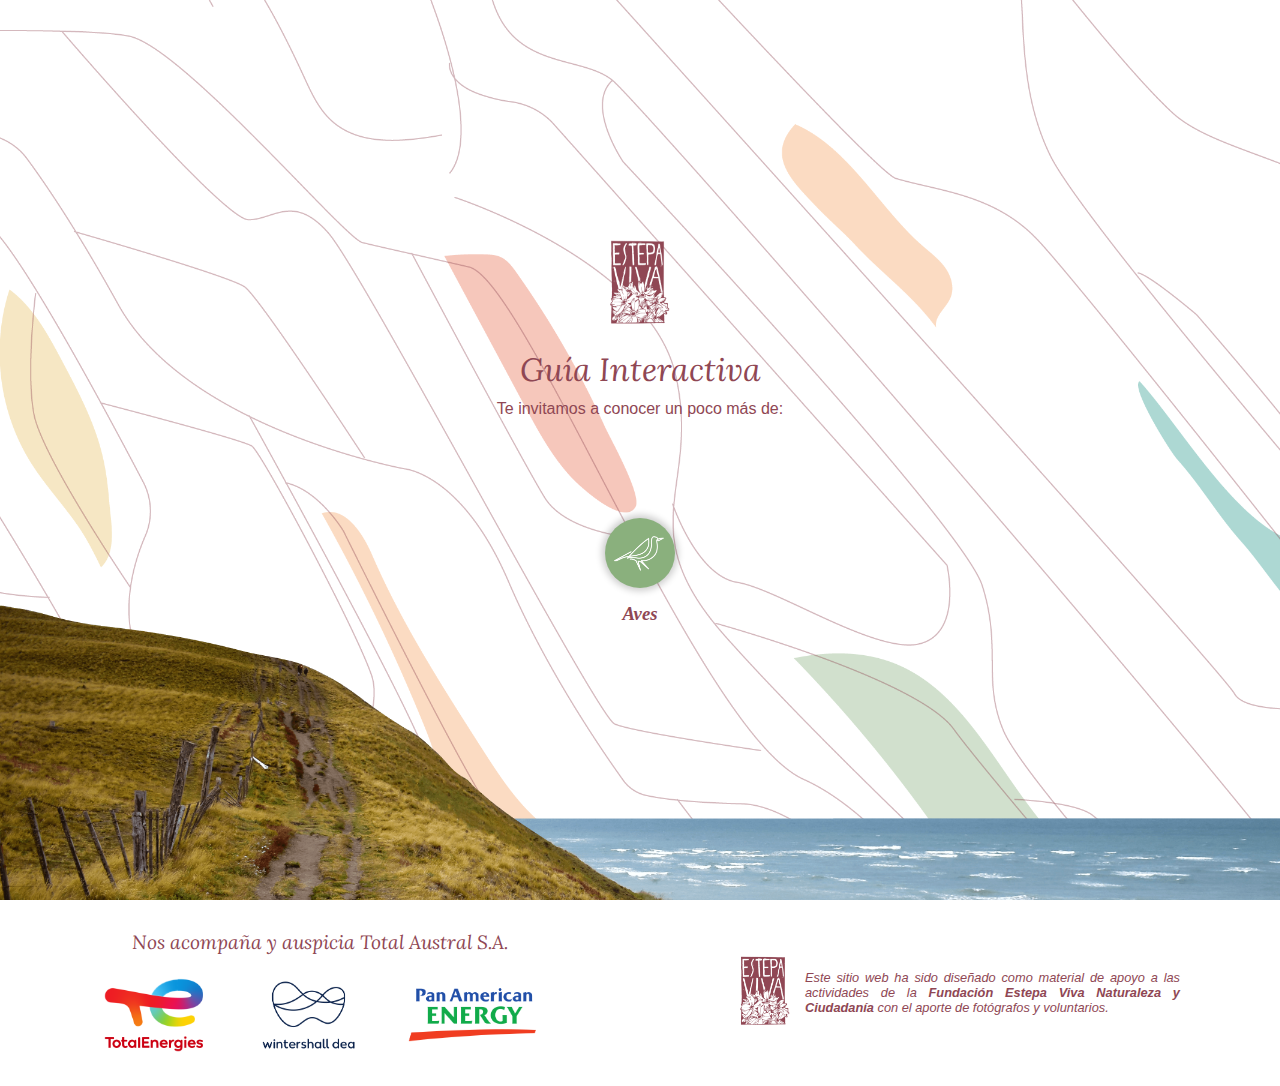
<file: index.html>
<!DOCTYPE html>
<html>
<head>
	<meta charset="utf-8">
	<meta name="viewport" content="width=device-width, initial-scale=1, user-scalable=no">
	<meta name="authors" content="Ailen Leite, Emilio Arias">
	<meta name="keywords" content="Estepa Viva, RGA Natural, Guía de Aves, Rio Grande natural">
	<meta name="description" content="Rio Grande natural ha sido diseñado como material de apoyo a las actividades de la Fundación Estepa Viva Naturaleza y Ciudadanía con el aporte de fotógrafos y voluntarios.">
	<meta http-equiv="ScreenOrientation" content="autoRotate:disabled">
	<meta http-equiv="Content-Language" content="es"/>
	<meta name="Distribution" content="global"/>
	<meta name="Robots" content="all"/>
	<title>RGA Natural</title>
	<link rel="icon" href="img/logos/estepa.png" type="image/png" sizes="32x32">
	<link rel="stylesheet" type="text/css" href="css/estilo.css">
	<link rel="stylesheet" type="text/css" href="css/animate.min.css">
</head>
<body>
	<div class="back base">
		<img src="img/back/01-prin.png">
	</div>
	<div class="back">
		<img src="img/back/02-prin.png">
	</div>
	<section class="principal">
		<div class="centrado">
			<a class="animate__animated animate__fadeIn" href="http://www.estepaviva.org.ar">
				<img src="./img/logos/estepa.png">	
			</a>
			<h1 class="animate__animated animate__fadeInRight">Guía Interactiva</h1>
			<p class="animate__animated animate__fadeInLeft">Te invitamos a conocer un poco más de:</p>
		</div>
		<div class="botones">
			<a class="animate__animated animate__fadeInUp" href="./aves.html">
				<div class="circulo">
					<img src="./img/svg/ave.png">
				</div>
				<h3><i>Aves</i></h3>
			</a>
		</div>
	</section>
	<div class="pre-footer">
		
	</div>
	<footer>
		<div class="centrado">
			<h4>Nos acompaña y auspicia Total Austral S.A.</h4>
			<img src="./img/logos/total.png">
		</div>
		<div class="centrado estepa">
			<a href="http://www.estepaviva.org.ar">
				<img src="./img/logos/estepa.png">
			</a>
			<p><i>Este sitio web ha sido diseñado como material de apoyo a las actividades de la <b>Fundación Estepa Viva Naturaleza y Ciudadanía</b> con el aporte de fotógrafos y voluntarios.</i></p>
		</div>
	</footer>
</body>
</html>
</file>
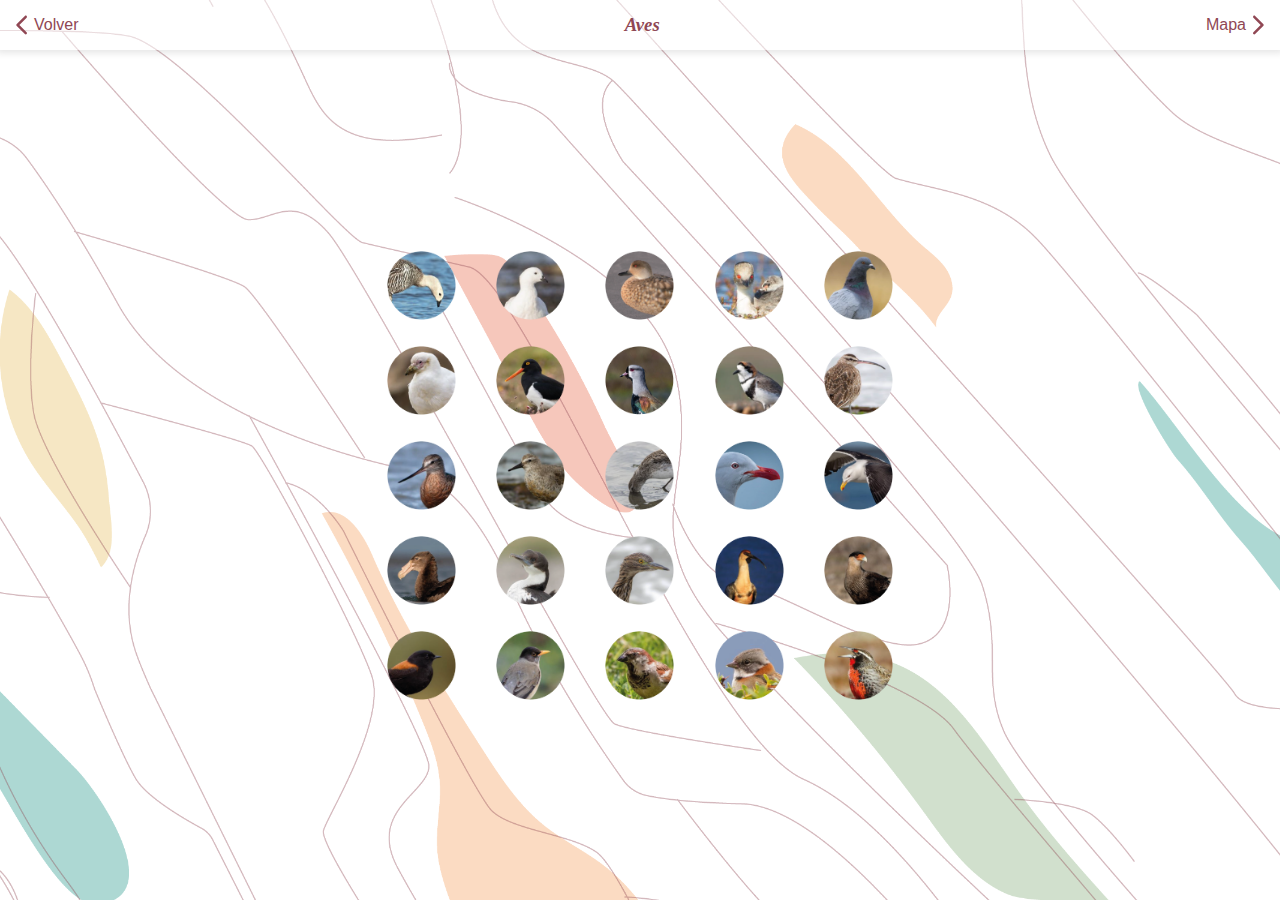
<file: aves.html>
<!DOCTYPE html>
<html>
<head>
	<meta charset="utf-8">
	<meta name="viewport" content="width=device-width, initial-scale=1, user-scalable=no">
	<meta name="authors" content="Ailen Leite, Emilio Arias">
	<meta name="keywords" content="Estepa Viva, RGA Natural, Guía de Aves">
	<meta name="description" content="Este sitio web ha sido diseñado como material de apoyo a las actividades de la Fundación Estepa Viva Naturaleza y Ciudadanía con el aporte de fotógrafos y voluntarios.">
	<meta http-equiv="ScreenOrientation" content="autoRotate:disabled">
	<meta http-equiv="Content-Language" content="es"/>
	<meta name="Distribution" content="global"/>
	<meta name="Robots" content="all"/>
	<title>RGA Natural - Aves</title>
	<link rel="icon" href="img/logos/estepa.png" type="image/png" sizes="32x32">
	<link rel="stylesheet" type="text/css" href="css/estilo.css">
	<link rel="stylesheet" type="text/css" href="css/animate.min.css">
</head>
<body>
	<nav>
		<a class="volver" href="./index.html">
			<img src="./img/svg/arrow_back_v.svg">
			<p>Volver</p>
		</a>
		<h3 id="aves"><i>Aves</i></h3>
		<a class="siguiente" href="./mapa.html">
			<p>Mapa</p>
			<img src="./img/svg/arrow_next_v.svg">
		</a>
	</nav>
	<section class="aves">
		<div class="selecciones">
			<div class="grilla animate__animated animate__fadeInUp">
				<div id="contenido-slider"></div>
			</div>
		</div>		
	</section>
	<section id="detalle">
		<div class="contenido-detalle aves dos-fotos">
			<div class="detalle-principal"></div>
			<div class="detalle-secundario"></div>
			<div class="descripcion"></div>
		</div>
	</section>
	<script type="text/javascript" src="./js/database.js"></script>
	<script type="text/javascript" src="./js/funciones.js"></script>
</body>
</html>
</file>
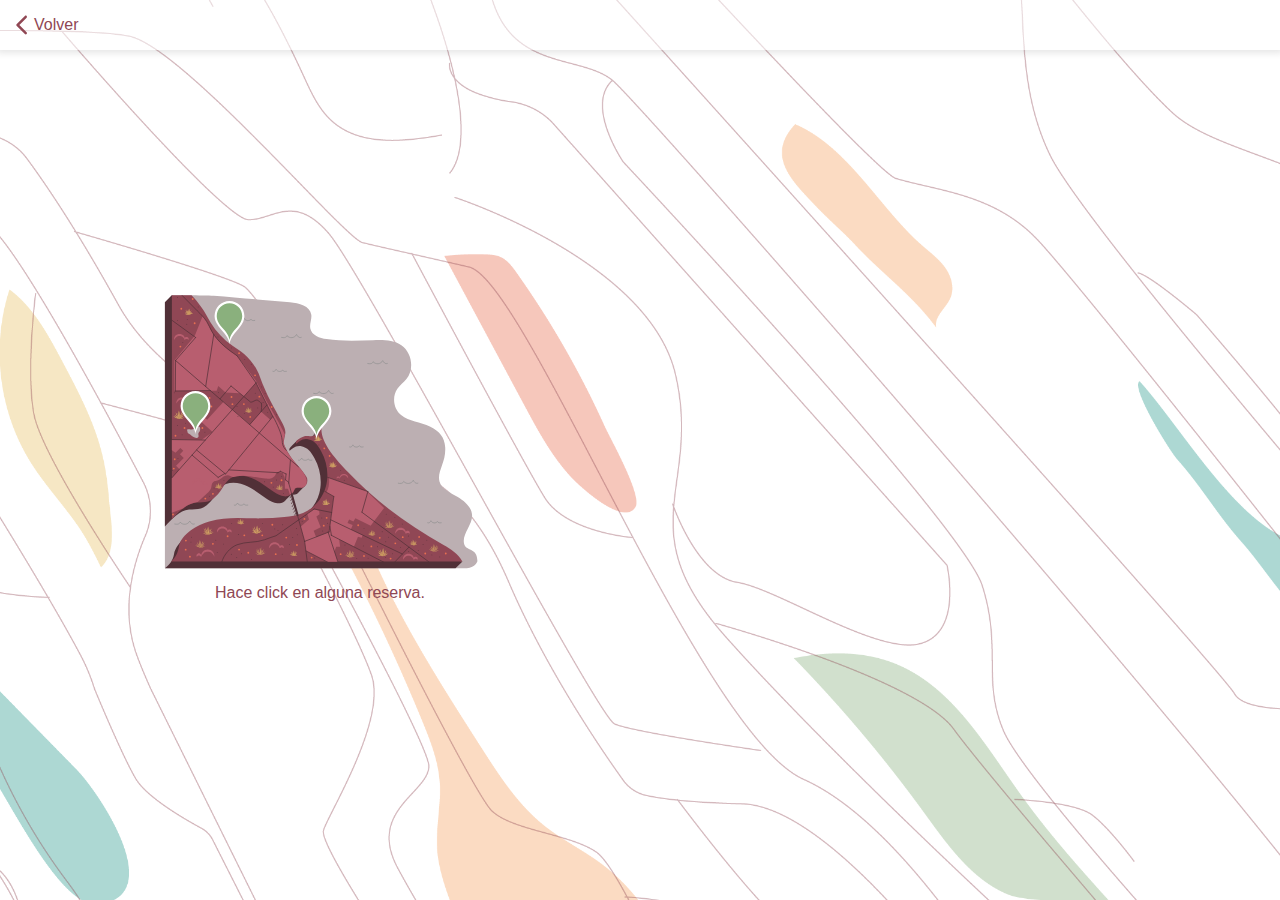
<file: mapa.html>
<!DOCTYPE html>
<html>
<head>
	<meta charset="utf-8">
	<meta name="viewport" content="width=device-width, initial-scale=1, user-scalable=no">
	<meta name="authors" content="Ailen Leite, Emilio Arias">
	<meta name="keywords" content="Estepa Viva, RGA Natural, Guía de Aves, Rio Grande natural">
	<meta name="description" content="Rio Grande natural ha sido diseñado como material de apoyo a las actividades de la Fundación Estepa Viva Naturaleza y Ciudadanía con el aporte de fotógrafos y voluntarios.">
	<meta http-equiv="ScreenOrientation" content="autoRotate:disabled">
	<meta http-equiv="Content-Language" content="es"/>
	<meta name="Distribution" content="global"/>
	<meta name="Robots" content="all"/>
	<title>RGA Natural - Mapa</title>
	<link rel="icon" href="img/logos/estepa.png" type="image/png" sizes="32x32">
	<link rel="stylesheet" type="text/css" href="css/estilo.css">
	<link rel="stylesheet" type="text/css" href="css/animate.min.css">
</head>
<body>
	<div class="back">
		<img src="img/back/02-prin.png">
	</div>
	<nav>
		<a class="volver" href="./aves.html">
			<img src="./img/svg/arrow_back_v.svg">
			<p>Volver</p>
		</a>
	</nav>
	<section class="principal sub">
		<div class="centrado">
			<div id="Popper">

			</div>
			<div id="Laguna">

			</div>
			<div id="Atlantica">

			</div>
			<p>Hace click en alguna reserva.</p>
		</div>

		<div class="selecciones">
			<div class="cabecera-slider animate__animated animate__fadeInUp">
				<h2 id="titulo-slider">Texto de prueba</h2>	
			</div>
			<div class="slider animate__animated animate__fadeInUp">
				<div class="boton atras">
					<img src="./img/svg/arrow_back.svg">
				</div>
				<div id="contenido-slider"></div>
				<div class="boton">
					<img src="./img/svg/arrow_next.svg">
				</div>
			</div>
		</div>
	</section>
	<section id="detalle">
		<div class="slider">
				<div class="boton atras">
					<img src="./img/svg/arrow_back_v.svg">
				</div>
				<div id="contenido-slider-2"></div>
				<div class="boton">
					<img src="./img/svg/arrow_next_v.svg">
				</div>
			</div>
		</div>
		<div class="contenido-detalle dos-fotos">
			<div class="detalle-principal">
			</div>
			<div class="detalle-secundario">
			</div>
			<div class="descripcion">		
			</div>
		</div>
	</section>
	<script type="text/javascript" src="./js/database.js"></script>
	<script type="text/javascript" src="./js/funciones.js"></script>
</body>
</html>
</file>
<file: css/estilo.css>
/**
violeta: 8f4754
verde-petroleo: 2f9c8d
verde: 8ab07d
naranja: f5a262
amarillo: e8c368
rojo: e97152 

**/

@import url('https://fonts.googleapis.com/css2?family=Lora&display=swap');

*
	{
		margin: 0;
		padding: 0;
		box-sizing: border-box;
	}

html
{
  scroll-behavior: smooth;
}

h1, h2, h4
	{
		font-family: 'Lora';
		font-weight: 300;
		font-style: italic;
		font-size: 2em;
	}

h4
	{
		font-size: 1.2em;
		margin-bottom: 20px;
	}

p
	{
		font-family: 'arial', sans-serif;
	}

a
	{
		text-decoration: none;
		color: #8f4754;
	}

nav
	{
		height: 50px;
		width: 100%;
		padding: 10px;
		background-color: rgba(255, 255, 255, 0.5);
		box-shadow: 0 0 7px 3px rgba(0, 0, 0, 0.1);
		top: 0;
		position: absolute;
		display: flex;
		align-items: center;
		justify-content: space-between;
	}

nav > h3
	{
		color: #8f4754;	
	}

a.volver, a.siguiente
	{
		display: flex;
		flex-direction: row;
		max-width: 200px;
		justify-content: space-between;
		align-items: center;
	}

a.siguiente
	{
		justify-self: flex-end;
	}

div.back
	{
		position: absolute;
		z-index: -1;
		height: 100%;
		min-height: 100vh;
		width: 100%;
		overflow: hidden;
	}

div.back.base
	{	
		z-index: 0;
	}

div.back img
	{
		height: 100%;
		width: auto;
		min-width: 100%;
	}

section.aves
	{
		width: 100%;
		min-height: 100vh;
		padding-top: 60px;
		display: flex;
		align-items: center;
		justify-content: center;
		background-image: url("../img/back/02-prin.png");
		background-size: cover;
	}

section.principal
	{
		width: 100%;
		height: 100vh;
		display: flex;
		flex-direction: column;
		align-items: center;
		justify-content: center;	
		color: #8f4754;	
	}

section#detalle > div.slider
	{
		margin: 20px;
	}

section.principal.sub
	{
		display: grid;
		grid-template-rows: 3fr 1fr;
		grid-template-columns: 1fr;
	}

div.centrado, div.botones
	{
		display: flex;
		flex-direction: column;
		text-align: center;
		padding: 30px;
		margin: 10px;
	}

section.principal > div.centrado > h1
	{
		margin-bottom: 10px;
	}

section.principal > div.centrado > p
	{
		max-width: 480px;
	}

section.principal.sub > div.centrado
	{
		max-width: 320px;
		width: 100%;
		height: 320px;
		padding: 0;
		display: block;
		flex-direction: none;
		text-align: none;
		justify-self: center;
		align-self: end;
		background: url("../img/svg/mapa.svg");
		background-size: contain;
		background-repeat: no-repeat;
	}

section.principal.sub > div.centrado > p
	{
		position: relative;
		top: 245px;
	}

div.centrado > a > img
	{
		width: 60px;
		margin-bottom:20px;
	}

div.botones
	{
		width: 100%;
		max-width: 600px;
		flex-direction: row;
		justify-content: space-evenly;
	}

div.botones > h3
	{
		color: #8f4754;	
	}

div#Laguna, div#Popper, div#Atlantica
	{
		width: 30px;
		height: 45px;
		display: inline-block;
		margin: 0;
		background: url("../img/svg/indicador.svg");
		background-repeat: no-repeat;
		background-size: contain;
		text-align: left;
		position: relative;
	}

div#Laguna
	{
		top: 100px;
    right: 120px;
	}

div#Popper
	{
		top: 105px;
    right: -45px;	
	}

div#Atlantica
	{
		top:  10px;
		right: 130px;
	}

div.botones > a , div.centrado > div
	{
		padding: 20px;
		border-radius: 15px;
		width: 100px;
		background-color:rgba(255, 255, 255, 0);
		transition: all 1s;
	} 

div.botones > a
	{
		display: flex;
		flex-direction: column;
		align-items: center;
	}

div.botones > a:hover, div.centrado > div:hover, div.centrado > div.select
	{
		background-color:rgba(255, 255, 255, 0.5);
		transform: scale(1.2);
	}

div.botones > a > div.circulo
	{
		background-color: #8ab07d;
		width: 70px;
		height: 70px;
		display: flex;
		align-items: center;
		justify-content: center;
		border-radius: 50%;
		box-shadow: 0 0 7px 3px rgba(0, 0, 0, 0.2);
	}

div.botones > a > div.circulo > img
	{
		width: 90%;
	}

div.botones > a > h3
	{
		margin: 10px auto;
		display: block;
		padding: 5px;
		border-radius: 5px;
		background-color: rgba(255, 255, 255, 0.8);
	}

div.selecciones
	{
		display: none;
		max-width: 600px;
		width: 0;
		margin: auto;
		/*overflow: hidden;*/
		flex-direction: column;
		align-items: center;
		justify-content: center;
	}

div.selecciones.activo
	{
		display: flex;
		width: 100%;
	}

div.cabecera-slider
	{
		border-bottom: 3px solid #8f4754;
		margin: 0 20px 10px 20px;
		width: calc(100% - 40px);
	}

h2#titulo-slider
	{
		text-align: right;
		margin-right: 20px;
		font-size: 1.5em;
	}

div.slider, div.grilla
	{
		width: calc(100% - 40px);
		max-width: 900px;
		display: inline-grid;
		grid-template-columns: 50px 1fr 50px;
		background-color: rgba(255,255,255,0.8);
		border-radius: 40px;
		height: 65px;
		margin: 0 20px 10px 20px;
		box-shadow: 0 0 7px 3px rgba(0, 0, 0, 0.1);
	}

div.boton
	{
		display: flex;
		justify-content: center;
		align-items: center;
	}

div.boton > img
	{
		transition: all 1s;
	}

div.boton:hover > img
	{
		transform: scale(1.4);
	}

div#contenido-slider, div#contenido-slider-2
	{
		display: flex;
		overflow: hidden;
		flex-direction: row;
		align-items: center;
	}

div.slide
	{
		display: flex;
		align-items: center;
		justify-content: center;
	}

div.slide > img
	{
		height: calc(100% - 10px);
		max-height: 55px;
		margin: 5px;
		transition: all 1s;
	}

div.slide:hover > img, div.slide.select > img
	{
		-webkit-filter: drop-shadow(5px 5px 5px rgba(0,0,0,0.4));
  	filter: drop-shadow(5px 5px 5px rgba(0,0,0,0.4));
		transform: scale(1.1);
	}

div.grilla
	{
		grid-template-columns: 1fr;
		background-color: rgba(255,255,255,0);
		align-self: center;
		box-shadow: none;
		height: 90%;
	}

div.grilla > div#contenido-slider
	{
		overflow: none;
		flex-wrap: wrap;
		justify-content: space-evenly;
	}

div.grilla > div#contenido-slider > div.slide > img
	{
			max-height: 85px;		
	}

section#detalle
	{
		width: 100%;
		display: flex;
		height: 0;
		flex-direction: column;
		align-items: center;
		overflow: hidden;
		background-color: #8f4754;
	}

section#detalle.activo
	{
		height: auto;
    min-height: 100vh;
    overflow: auto;
	}

section#detalle > div.slider
	{
		background-color: rgba(255,255,255,0.3);
	}

div.contenido-detalle
	{
		max-width: 900px;
		height: calc(100vh - 125px);
		width: calc(100% - 40px);
		margin: 0 20px 0 20px;
		display: grid;
		grid-template-columns: 1fr;
		grid-template-rows: none;
		grid-auto-columns: 1fr;
		grid-gap: 10px;
	}

div.contenido-detalle.aves
	{
		margin: 20px 20px 0 20px;
	}

div.contenido-detalle > div.detalle-secundario
	{
		display: none;
	}

div.contenido-detalle.dos-fotos
	{
		grid-template-columns: 1fr;
	}

div.contenido-detalle.tres-fotos
	{
		grid-template-columns: 1fr;	
	}

div.detalle-secundario
	{
		height: 100%;
		display: grid;
		grid-gap: 10px;
		grid-template-rows: 1fr 1fr;
	}

div.contenido-detalle.dos-fotos > div.detalle-secundario
	{
		display: grid;
		grid-row: span 1;
		grid-template-rows: 1fr;
	}

div.contenido-detalle.tres-fotos > div.detalle-secundario
	{
		
		display: grid;
		grid-row: span 2;
	}

div.imagen
	{
		background-color: white;
		border-radius: 20px;
		height: 100%;
		max-height: 230px;
		overflow: hidden;
		display: grid;
		grid-template-rows: 205px 30px;
	}

div.imagen > p
	{
		padding: 5px 30px;
		color: #8f4754;
		background-color: rgba(255, 255, 255, 0.65);
		text-align: right;
		align-self: center;
	}

div.imagen > img
	{
		width: 100%;
	}

div.contenido-detalle.dos-fotos div.imagen
	{
		max-height: 230px;
	}

div.descripcion
	{
		align-self: flex-start;
		color: white;
		padding-bottom: 20px;
	}

div.ubicaciones
	{
		display: flex;
		flex-wrap: wrap;
		align-items: center;
		justify-content: flex-start;
		margin-bottom: 5px;
	}

p.zona
	{
		padding: 5px 10px;
		margin: 2px 4px;
		display: inline;
		background-color: white;
		border-radius: 8px;
		color: #8f4754;
		max-width: 170px;
		font-size: 0.8em;
		text-align: center;
	}

footer
	{
		width: 100%;
		display: flex;
		flex-direction: column;
		flex-wrap: wrap;
		justify-content: center;
		background-color: white;
		box-shadow: 0 0 20px 10px rgba(0, 0, 0, 0.4);
	}

footer > div.centrado
	{
		max-width: 500px;
		color: #8f4754;
		font-weight: 400;
		margin: auto;
	}

footer > div.centrado > img
	{
		width: 100%;
	}

footer > div.estepa
	{
		flex-direction: row;
		align-items: center;
	}

footer > div.estepa > a > img
	{
		margin: 0 15px 0 0;
		max-width: 50px;
	}

footer > div.estepa > p
	{
		text-align: justify;
		font-size: 0.8em;
	}

@media screen and (min-width: 700px)
	{
		
		section.principal.sub
			{
				grid-template-rows: 1fr;
				grid-template-columns: 1fr 1fr;
			}

		section.principal.sub > div.centrado
			{
				align-self: center;
			}

		div.selecciones
			{
				margin: 0;

			}

		section#detalle
			{
				height: 0;
			}

		section#detalle.activo
			{
				height: 100%;
				min-height: 100vh;
			}

		div.contenido-detalle
			{
				grid-template-rows: 1fr 180px;
				grid-gap: 20px;
			}

		div.contenido-detalle.aves
			{
				margin: 40px 20px 0 20px;
			}

		div.contenido-detalle.dos-fotos
			{
				grid-template-columns: 1fr 1fr;
				align-items: center;
			}

		div.contenido-detalle.tres-fotos
			{
				grid-template-columns: 1fr 360px;	
			}

		div.detalle-secundario
			{
				grid-gap: 20px;
				align-items: center;
			}

		div.imagen, div.contenido-detalle.dos-fotos div.imagen
			{
				max-height: 300px;
				grid-template-rows: 271px 30px;
			}

		div.contenido-detalle.tres-fotos > div.detalle-secundario > div.imagen
			{
				max-height: 280px;
			  grid-template-rows: 215px 30px;	
			}

		footer
			{
				flex-direction: row;
				justify-content: space-around;
			}
	}
</file>
